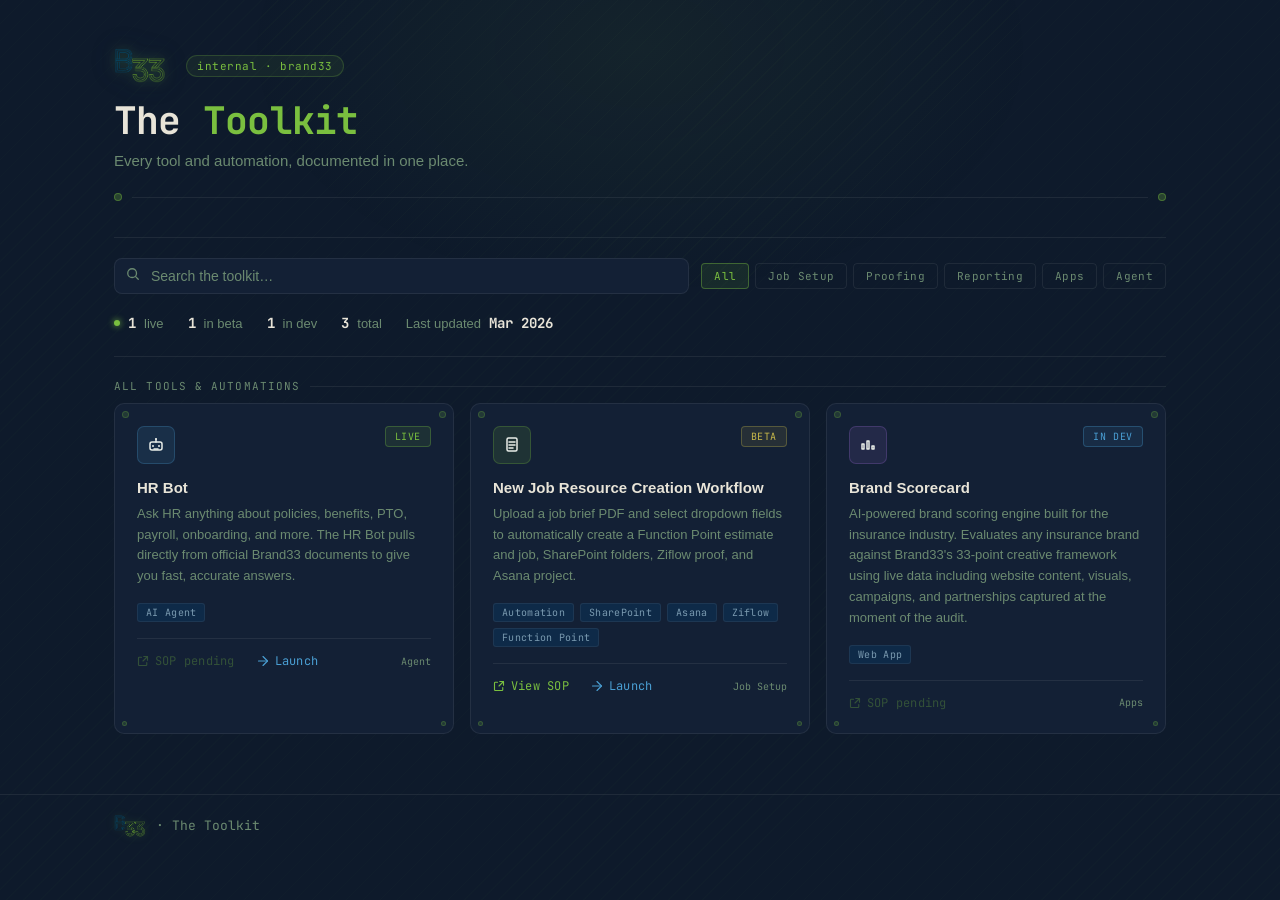
<file: index.html>
<!DOCTYPE html>
<html lang="en">
<head>
<meta charset="UTF-8">
<meta name="viewport" content="width=device-width, initial-scale=1.0">
<title>The Toolkit</title>
<link href="https://fonts.googleapis.com/css2?family=JetBrains+Mono:wght@400;500;700&family=Poppins:wght@300;400;500;600&display=swap" rel="stylesheet">
<style>
  :root {
    --bg:      #0e1a2b;
    --bg2:     #132035;
    --bg3:     #1a2a42;
    --border:  rgba(255,255,255,0.07);
    --border-hover: rgba(255,255,255,0.15);
    --text:    #e8ede8;
    --muted:   #6b8a70;
    --accent:  #7abf3f;
    --cream:   #e8e4d8;
    --mono: "JetBrains Mono", monospace;
    --sans: "DM Sans", sans-serif;
  }

  * { box-sizing: border-box; margin: 0; padding: 0; }

  body {
    background: var(--bg);
    color: var(--text);
    font-family: var(--sans);
    min-height: 100vh;
    overflow-x: hidden;
  }

  /* Diagonal hatching texture — toolbox vibe */
  body::before {
    content: "";
    position: fixed;
    inset: 0;
    background-image: repeating-linear-gradient(
      -45deg,
      rgba(122,191,63,0.018) 0px,
      rgba(122,191,63,0.018) 1px,
      transparent 1px,
      transparent 12px
    );
    pointer-events: none;
    z-index: 0;
  }

  body::after {
    content: "";
    position: fixed;
    top: -200px;
    left: 50%;
    transform: translateX(-50%);
    width: 800px;
    height: 500px;
    background: radial-gradient(ellipse, rgba(122,191,63,0.06) 0%, transparent 70%);
    pointer-events: none;
    z-index: 0;
  }

  .container {
    max-width: 1100px;
    margin: 0 auto;
    padding: 0 24px;
    position: relative;
    z-index: 1;
  }

  /* ── HEADER ── */
  header {
    padding: 48px 0 36px;
    border-bottom: 1px solid var(--border);
  }

  .header-top {
    display: flex;
    align-items: center;
    gap: 20px;
    margin-bottom: 18px;
  }

  .logo-wrap {
    display: flex;
    align-items: center;
    flex-shrink: 0;
  }

  .logo-wrap img {
    width: 52px;
    height: auto;
    display: block;
    filter: drop-shadow(0 0 6px rgba(122,191,63,0.5)) drop-shadow(0 0 12px rgba(13,51,85,0.4));
  }

  .badge-env {
    font-family: var(--mono);
    font-size: 11px;
    color: var(--accent);
    background: rgba(122,191,63,0.08);
    border: 1px solid rgba(122,191,63,0.22);
    padding: 3px 10px;
    border-radius: 20px;
    letter-spacing: 0.05em;
  }

  .title-row {
    display: flex;
    align-items: baseline;
    gap: 14px;
    margin-bottom: 10px;
  }

  h1 {
    font-family: var(--mono);
    font-size: 38px;
    font-weight: 700;
    letter-spacing: -0.02em;
    color: var(--cream);
    line-height: 1;
  }

  h1 span { color: var(--accent); }

  /* Wrench icon inline with title */
  .title-icon {
    font-size: 28px;
    line-height: 1;
    filter: drop-shadow(0 0 4px rgba(122,191,63,0.3));
  }

  .welcome-msg {
    font-size: 15px;
    color: var(--muted);
    line-height: 1.6;
    max-width: 520px;
  }

  /* ── TOOLBOX DIVIDER — decorative bolts ── */
  .bolt-divider {
    display: flex;
    align-items: center;
    gap: 10px;
    padding: 20px 0 0;
  }

  .bolt {
    width: 8px;
    height: 8px;
    border-radius: 50%;
    background: rgba(122,191,63,0.25);
    border: 1px solid rgba(122,191,63,0.4);
    flex-shrink: 0;
  }

  .bolt-line {
    flex: 1;
    height: 1px;
    background: var(--border);
  }

  /* ── CONTROLS ── */
  .controls {
    display: flex;
    align-items: center;
    gap: 12px;
    padding: 20px 0;
    flex-wrap: wrap;
  }

  .search-wrap {
    flex: 1;
    min-width: 200px;
    position: relative;
  }

  .search-icon {
    position: absolute;
    left: 12px;
    top: 50%;
    transform: translateY(-50%);
    color: var(--muted);
    pointer-events: none;
  }

  input[type="text"] {
    width: 100%;
    background: var(--bg2);
    border: 1px solid var(--border);
    border-radius: 8px;
    padding: 9px 12px 9px 36px;
    color: var(--text);
    font-family: var(--sans);
    font-size: 14px;
    outline: none;
    transition: border-color 0.2s;
  }

  input[type="text"]:focus { border-color: rgba(122,191,63,0.45); }
  input[type="text"]::placeholder { color: var(--muted); }

  .filter-pills { display: flex; gap: 6px; flex-wrap: wrap; }

  .pill {
    font-family: var(--mono);
    font-size: 11px;
    padding: 5px 12px;
    border-radius: 4px;
    border: 1px solid var(--border);
    background: transparent;
    color: var(--muted);
    cursor: pointer;
    transition: all 0.15s;
    letter-spacing: 0.03em;
  }

  .pill:hover { border-color: var(--border-hover); color: var(--text); }
  .pill.active { background: rgba(122,191,63,0.1); border-color: rgba(122,191,63,0.4); color: var(--accent); }

  /* ── STATS ── */
  .stats-row {
    display: flex;
    gap: 24px;
    padding-bottom: 24px;
    border-bottom: 1px solid var(--border);
    flex-wrap: wrap;
  }

  .stat { display: flex; align-items: center; gap: 8px; font-size: 13px; color: var(--muted); }
  .stat strong { font-family: var(--mono); color: var(--cream); font-size: 14px; }

  .stat-dot {
    width: 6px; height: 6px; border-radius: 50%;
    background: var(--accent);
    box-shadow: 0 0 6px var(--accent);
    animation: pulse 2s infinite;
  }

  @keyframes pulse { 0%,100%{opacity:1} 50%{opacity:0.35} }

  /* ── SECTION LABEL ── */
  .section-label {
    font-family: var(--mono);
    font-size: 11px;
    color: var(--muted);
    letter-spacing: 0.1em;
    text-transform: uppercase;
    padding: 22px 0 10px;
    display: flex;
    align-items: center;
    gap: 10px;
  }

  
  .section-label::after { content: ""; flex: 1; height: 1px; background: var(--border); }

  /* ── GRID ── */
  .grid {
    display: grid;
    grid-template-columns: repeat(auto-fill, minmax(300px, 1fr));
    gap: 16px;
    padding: 0 0 60px;
  }

  /* ── CARD ── */
  .card {
    background: var(--bg2);
    border: 1px solid var(--border);
    border-radius: 10px;
    padding: 22px;
    cursor: pointer;
    transition: border-color 0.2s, transform 0.15s, background 0.2s;
    position: relative;
    overflow: hidden;
  }

  /* Corner bolt decorations */
  .card::before {
    content: "";
    position: absolute;
    top: 7px; left: 7px;
    width: 5px; height: 5px;
    border-radius: 50%;
    background: rgba(122,191,63,0.15);
    border: 1px solid rgba(122,191,63,0.25);
    transition: background 0.2s;
  }

  .card::after {
    content: "";
    position: absolute;
    top: 7px; right: 7px;
    width: 5px; height: 5px;
    border-radius: 50%;
    background: rgba(122,191,63,0.15);
    border: 1px solid rgba(122,191,63,0.25);
    transition: background 0.2s;
  }

  .card:hover {
    border-color: rgba(122,191,63,0.25);
    background: var(--bg3);
    transform: translateY(-2px);
  }

  .card:hover::before,
  .card:hover::after {
    background: rgba(122,191,63,0.35);
  }

  /* Bottom bolts */
  .card .bolt-br, .card .bolt-bl {
    position: absolute;
    bottom: 7px;
    width: 5px; height: 5px;
    border-radius: 50%;
    background: rgba(122,191,63,0.15);
    border: 1px solid rgba(122,191,63,0.25);
    transition: background 0.2s;
  }
  .card .bolt-br { right: 7px; }
  .card .bolt-bl { left: 7px; }
  .card:hover .bolt-br,
  .card:hover .bolt-bl { background: rgba(122,191,63,0.35); }

  /* Left accent per category */
  .card-accent {
    position: absolute;
    left: 0; top: 18%; bottom: 18%;
    width: 2px;
    border-radius: 0 2px 2px 0;
    opacity: 0;
    transition: opacity 0.2s;
  }

  .card.cat-job-setup .card-accent  { background: var(--accent); }
  .card.cat-proofing .card-accent   { background: #4a9fd4; }
  .card.cat-reporting .card-accent  { background: #d4824a; }
  .card.cat-agent .card-accent      { background: #c8b84a; }
  .card.cat-apps .card-accent       { background: #9a6ad4; }
  .card:hover .card-accent { opacity: 1; }

  .card-header { display: flex; align-items: flex-start; justify-content: space-between; margin-bottom: 14px; }

  .card-icon {
    width: 38px; height: 38px; border-radius: 7px;
    display: flex; align-items: center; justify-content: center;
    font-size: 17px; flex-shrink: 0;
  }

  .icon-green  { background: rgba(122,191,63,0.12); border: 1px solid rgba(122,191,63,0.25); }
  .icon-blue   { background: rgba(74,159,212,0.12); border: 1px solid rgba(74,159,212,0.25); }
  .icon-orange { background: rgba(212,130,74,0.12); border: 1px solid rgba(212,130,74,0.25); }
  .icon-gold   { background: rgba(200,184,74,0.12); border: 1px solid rgba(200,184,74,0.25); }
  .icon-purple { background: rgba(154,106,212,0.12); border: 1px solid rgba(154,106,212,0.25); }

  .status-badge {
    font-family: var(--mono); font-size: 10px;
    letter-spacing: 0.06em; padding: 3px 9px;
    border-radius: 4px; text-transform: uppercase; flex-shrink: 0;
  }

  .status-live   { background: rgba(122,191,63,0.1); color: var(--accent); border: 1px solid rgba(122,191,63,0.3); }
  .status-beta   { background: rgba(200,184,74,0.1); color: #c8b84a; border: 1px solid rgba(200,184,74,0.3); }
  .status-coming { background: rgba(107,112,128,0.1); color: var(--muted); border: 1px solid var(--border); }
  .status-indev  { background: rgba(74,159,212,0.1); color: #4a9fd4; border: 1px solid rgba(74,159,212,0.3); }

  .card-title { font-size: 15px; font-weight: 600; color: var(--cream); margin-bottom: 6px; line-height: 1.3; }
  .card-desc { font-size: 13px; color: var(--muted); line-height: 1.6; margin-bottom: 16px; }

  .card-tags { display: flex; gap: 6px; flex-wrap: wrap; margin-bottom: 16px; }

  .tag {
    font-family: var(--mono); font-size: 10px;
    padding: 2px 8px; border-radius: 3px;
    background: rgba(13,51,85,0.6);
    border: 1px solid rgba(255,255,255,0.06);
    color: #7a9ab0; letter-spacing: 0.03em;
  }

  .card-footer {
    display: flex; align-items: center; justify-content: space-between;
    padding-top: 14px; border-top: 1px solid var(--border);
  }

  .doc-link {
    display: flex; align-items: center; gap: 6px;
    font-size: 12px; color: var(--accent); text-decoration: none;
    font-family: var(--mono); letter-spacing: 0.02em; transition: opacity 0.15s;
  }

  .doc-link:hover { opacity: 0.7; }
  .card-meta { font-family: var(--mono); font-size: 10px; color: var(--muted); }

  /* ── EMPTY ── */
  .empty { grid-column: 1/-1; text-align: center; padding: 60px 20px; color: var(--muted); font-size: 14px; }
  .empty span { display: block; font-size: 28px; margin-bottom: 10px; }

  /* ── FOOTER ── */
  footer {
    border-top: 1px solid var(--border);
    padding: 20px 0;
    position: relative; z-index: 1;
  }

  .footer-inner { display: flex; align-items: center; justify-content: space-between; }
  .footer-brand { font-family: var(--mono); font-size: 13px; font-weight: 700; color: var(--cream); }
  .footer-brand span { color: var(--accent); }
  .footer-note { font-family: var(--mono); font-size: 11px; color: var(--muted); }

  @media (max-width: 600px) {
    h1 { font-size: 28px; }
    .grid { grid-template-columns: 1fr; }
    .footer-inner { flex-direction: column; gap: 8px; text-align: center; }
  }
</style>
</head>
<body>
<div class="container">

  <header>
    <div class="header-top">
      <div class="logo-wrap">
        <img src="[data-uri]" alt="B33">
      </div>
      <span class="badge-env">internal · brand33</span>
    </div>
    <div class="title-row">
      <h1>The <span>Toolkit</span></h1>
      
    </div>
    <p class="welcome-msg">Every tool and automation, documented in one place.</p>
    <div class="bolt-divider">
      <div class="bolt"></div>
      <div class="bolt-line"></div>
      <div class="bolt"></div>
    </div>
  </header>

  <div class="controls">
    <div class="search-wrap">
      <span class="search-icon">
        <svg width="14" height="14" viewBox="0 0 16 16" fill="none">
          <circle cx="7" cy="7" r="5" stroke="currentColor" stroke-width="1.5"/>
          <path d="M11 11l3 3" stroke="currentColor" stroke-width="1.5" stroke-linecap="round"/>
        </svg>
      </span>
      <input type="text" id="searchInput" placeholder="Search the toolkit…" oninput="filterCards()">
    </div>
    <div class="filter-pills">
      <button class="pill active" onclick="setFilter('all', this)">All</button>
      <button class="pill" onclick="setFilter('job-setup', this)">Job Setup</button>
      <button class="pill" onclick="setFilter('proofing', this)">Proofing</button>
      <button class="pill" onclick="setFilter('reporting', this)">Reporting</button>
      <button class="pill" onclick="setFilter('apps', this)">Apps</button>
      <button class="pill" onclick="setFilter('agent', this)">Agent</button>
    </div>
  </div>

  <div class="stats-row">
    <div class="stat"><span class="stat-dot"></span><strong id="liveCount">1</strong> live</div>
    <div class="stat"><strong id="betaCount">0</strong> in beta</div>
    <div class="stat"><strong id="indevCount">0</strong> in dev</div>
    <div class="stat"><strong id="totalCount">1</strong> total</div>
    <div class="stat">Last updated <strong>Mar 2026</strong></div>
  </div>

  <div class="section-label" id="sectionLabel">All tools &amp; automations</div>

  <div class="grid" id="cardGrid"></div>
</div>

<!-- SOP Modal -->
<div id="sopModal" style="display:none;position:fixed;inset:0;z-index:1000;background:rgba(8,14,24,0.85);backdrop-filter:blur(4px);" onclick="closeSOP(event)">
  <div style="position:absolute;top:50%;left:50%;transform:translate(-50%,-50%);width:90%;max-width:900px;background:#132035;border:1px solid rgba(122,191,63,0.2);border-radius:12px;overflow:hidden;box-shadow:0 24px 60px rgba(0,0,0,0.5);">
    <div style="display:flex;align-items:center;justify-content:space-between;padding:16px 20px;border-bottom:1px solid rgba(255,255,255,0.07);">
      <span id="sopModalTitle" style="font-family:'Poppins',sans-serif;font-size:14px;font-weight:600;color:#e8e4d8;"></span>
      <button onclick="closeSOP()" style="background:none;border:none;color:#6b8a70;cursor:pointer;font-size:20px;line-height:1;padding:0 4px;">&times;</button>
    </div>
    <div style="padding:0;">
      <iframe id="sopFrame" src="" width="100%" height="800" allow="fullscreen" style="border:0;display:block;min-height:640px;"></iframe>
    </div>
  </div>
</div>


<footer>
  <div class="container">
    <div class="footer-inner">
      <div class="footer-brand"><img src="[data-uri]" alt="B33" style="height:22px;width:auto;display:inline-block;vertical-align:middle;filter:drop-shadow(0 0 4px rgba(122,191,63,0.4));margin-right:10px;"><span style="color:var(--muted);font-weight:400;">· The Toolkit</span></div>
      
    </div>
  </div>
</footer>

<script>
  // ============================================================
  // THE TOOLKIT — TOOL DIRECTORY
  // To add a new tool, copy one of the objects below and update
  // the fields. That is all you need to do!
  //
  // FIELDS:
  //   title      — name of the tool or automation
  //   desc       — short description of what it does
  //   category   — "job-setup" | "proofing" | "reporting" | "apps" | "comms"
  //   status     — "live" | "beta" | "coming"
  //   sopUrl     — paste your Scribe link here (or leave "" if not ready)
  //   tags       — array of platform names e.g. ["n8n", "Asana"]
  //   icon       — "doc" | "gear" | "bolt" | "chart" | "bell" | "link"
  //   iconColor  — "green" | "blue" | "orange" | "gold" | "purple"
  // ============================================================
  const TOOLS = [
    {
      title:     "New Job Resource Creation Workflow",
      desc:      "Upload a job brief PDF and select dropdown fields to automatically create a Function Point estimate and job, SharePoint folders, Ziflow proof, and Asana project.",
      category:  "job-setup",
      status:    "beta",
      sopUrl:    "https://scribehow.com/page-embed/New_Job_Resource_Creation_Workflow__ccn_DR5oRvy5ynn7u_gwuA",
      launchUrl: "https://cd333.app.n8n.cloud/form/26f02a42-0b9b-437d-ba94-906bbc5adedc",
      tags:      ["Automation", "SharePoint", "Asana", "Ziflow", "Function Point"],
      icon:      "doc",
      iconColor: "green"
    },
    // ADD NEW TOOLS BELOW THIS LINE ─────────────────────────────

    {
      title:     "HR Bot",
      desc:      "Ask HR anything about policies, benefits, PTO, payroll, onboarding, and more. The HR Bot pulls directly from official Brand33 documents to give you fast, accurate answers.",
      category:  "agent",
      status:    "live",
      sopUrl:    "",
      launchUrl: "https://teams.microsoft.com/l/chat/19:d0aacc4e-193f-4968-90f3-7f5063291b6b_0f49fb86-706a-46f9-90ae-ad2b9e4818c9@unq.gbl.spaces/conversations?context=%7B%22contextType%22%3A%22chat%22%7D",
      tags:      ["AI Agent"],
      icon:      "bot",
      iconColor: "blue"
    },
    {
      title:     "Brand Scorecard",
      desc:      "AI-powered brand scoring engine built for the insurance industry. Evaluates any insurance brand against Brand33's 33-point creative framework using live data including website content, visuals, campaigns, and partnerships captured at the moment of the audit.",
      category:  "apps",
      status:    "indev",
      sopUrl:    "",
      tags:      ["Web App"],
      icon:      "chart",
      iconColor: "purple"
    },

    // END OF TOOLS LIST ─────────────────────────────────────────
  ];

  // ============================================================
  // ICONS — you can add new icon keys here if needed
  // ============================================================
  const ICONS = {
    doc:   '<svg width="16" height="16" viewBox="0 0 16 16" fill="none"><rect x="3" y="1" width="10" height="13" rx="1.5" stroke="currentColor" stroke-width="1.5"/><path d="M5 5h6M5 8h6M5 11h4" stroke="currentColor" stroke-width="1.5" stroke-linecap="round"/></svg>',
    gear:  '<svg width="16" height="16" viewBox="0 0 16 16" fill="none"><circle cx="8" cy="8" r="2.5" stroke="currentColor" stroke-width="1.5"/><path d="M8 1v2M8 13v2M1 8h2M13 8h2M3.05 3.05l1.42 1.42M11.53 11.53l1.42 1.42M3.05 12.95l1.42-1.42M11.53 4.47l1.42-1.42" stroke="currentColor" stroke-width="1.5" stroke-linecap="round"/></svg>',
    bolt:  '<svg width="16" height="16" viewBox="0 0 16 16" fill="none"><path d="M9 1L3 9h5l-1 6 6-8H8l1-6z" stroke="currentColor" stroke-width="1.5" stroke-linejoin="round"/></svg>',
    chart: '<svg width="16" height="16" viewBox="0 0 16 16" fill="none"><path d="M2 12h2V7H2v5zM7 12h2V4H7v8zM12 12h2V9h-2v3z" stroke="currentColor" stroke-width="1.5" stroke-linejoin="round"/></svg>',
    bell:  '<svg width="16" height="16" viewBox="0 0 16 16" fill="none"><path d="M8 1a5 5 0 00-5 5v3l-1.5 2h13L13 9V6a5 5 0 00-5-5z" stroke="currentColor" stroke-width="1.5" stroke-linejoin="round"/><path d="M6.5 13a1.5 1.5 0 003 0" stroke="currentColor" stroke-width="1.5"/></svg>',
    link:  '<svg width="16" height="16" viewBox="0 0 16 16" fill="none"><path d="M6 10l4-4M9 3h4v4" stroke="currentColor" stroke-width="1.5" stroke-linecap="round" stroke-linejoin="round"/><path d="M7 4H4a1 1 0 00-1 1v7a1 1 0 001 1h7a1 1 0 001-1v-3" stroke="currentColor" stroke-width="1.5" stroke-linecap="round"/></svg>',
    bot:   '<svg width="16" height="16" viewBox="0 0 16 16" fill="none"><rect x="2" y="5" width="12" height="8" rx="2" stroke="currentColor" stroke-width="1.5"/><path d="M5 9h.01M11 9h.01" stroke="currentColor" stroke-width="2" stroke-linecap="round"/><path d="M6 12h4" stroke="currentColor" stroke-width="1.5" stroke-linecap="round"/><path d="M8 5V2" stroke="currentColor" stroke-width="1.5" stroke-linecap="round"/><circle cx="8" cy="2" r="1" fill="currentColor"/></svg>'
  };

  const CAT_LABELS = {
    all: "All tools & automations",
    "job-setup": "Job Setup",
    proofing: "Proofing",
    reporting: "Reporting",
    apps: "Apps",
    agent: "Agent"
  };

  let activeFilter = "all";

  const SOP_ICON = '<svg width="12" height="12" viewBox="0 0 16 16" fill="none"><path d="M6 3H3a1 1 0 00-1 1v9a1 1 0 001 1h9a1 1 0 001-1v-3" stroke="currentColor" stroke-width="1.5" stroke-linecap="round"/><path d="M9 2h5m0 0v5m0-5L8 8" stroke="currentColor" stroke-width="1.5" stroke-linecap="round" stroke-linejoin="round"/></svg>';

  const STATUS_ORDER = { live: 0, beta: 1, indev: 2, coming: 3 };

  function renderCards(tools) {
    const grid = document.getElementById("cardGrid");
    grid.innerHTML = "";
    tools = [...tools].sort((a, b) => (STATUS_ORDER[a.status] ?? 9) - (STATUS_ORDER[b.status] ?? 9));
    tools.forEach(tool => {
      const statusClass = { live: "status-live", beta: "status-beta", coming: "status-coming", indev: "status-indev" }[tool.status] || "status-coming";
      const statusLabel = { live: "Live", beta: "Beta", coming: "Coming Soon", indev: "In Dev" }[tool.status] || "Coming Soon";
      const LAUNCH_ICON = '<svg width="12" height="12" viewBox="0 0 16 16" fill="none"><path d="M8 2l6 6-6 6" stroke="currentColor" stroke-width="1.5" stroke-linecap="round" stroke-linejoin="round"/><path d="M2 8h12" stroke="currentColor" stroke-width="1.5" stroke-linecap="round"/></svg>';
      const launchHtml = tool.launchUrl
        ? '<a class="doc-link" href="' + tool.launchUrl + '" target="_blank" style="margin-left:10px;color:#4a9fd4;">' + LAUNCH_ICON + 'Launch</a>'
        : '';
      const sopHtml = tool.sopUrl
        ? '<a class="doc-link" href="#" onclick="openSOP(\'' + tool.sopUrl + '\', \'' + tool.title + '\'); return false;">' + SOP_ICON + 'View SOP</a>'
        : '<span class="doc-link" style="opacity:0.3;cursor:default;">' + SOP_ICON + 'SOP pending</span>';
      const tagsHtml = tool.tags.map(t => '<span class="tag">' + t + '</span>').join("");
      const card = document.createElement("div");
      card.className = "card cat-" + tool.category;
      card.dataset.category = tool.category;
      card.dataset.title = tool.title;
      card.dataset.status = tool.status;
      card.innerHTML =
        '<div class="card-accent"></div>' +
        '<div class="bolt-bl"></div>' +
        '<div class="bolt-br"></div>' +
        '<div class="card-header">' +
          '<div class="card-icon icon-' + tool.iconColor + '">' + (ICONS[tool.icon] || ICONS.doc) + '</div>' +
          '<span class="status-badge ' + statusClass + '">' + statusLabel + '</span>' +
        '</div>' +
        '<div class="card-title">' + tool.title + '</div>' +
        '<div class="card-desc">' + tool.desc + '</div>' +
        '<div class="card-tags">' + tagsHtml + '</div>' +
        '<div class="card-footer"><div style="display:flex;align-items:center;gap:12px;">' + sopHtml + launchHtml + '</div><span class="card-meta">' + (CAT_LABELS[tool.category] || tool.category) + '</span></div>';
      grid.appendChild(card);
    });
  }

  function filterCards() {
    const q = document.getElementById("searchInput").value.toLowerCase();
    const filtered = TOOLS.filter(tool => {
      const catMatch = activeFilter === "all" || tool.category === activeFilter;
      const textMatch = q === "" || tool.title.toLowerCase().includes(q) || tool.desc.toLowerCase().includes(q) || tool.tags.some(t => t.toLowerCase().includes(q));
      return catMatch && textMatch;
    });
    renderCards(filtered);
    if (filtered.length === 0) {
      const empty = document.createElement("div");
      empty.className = "empty";
      empty.textContent = "Nothing found in the toolkit.";
      document.getElementById("cardGrid").appendChild(empty);
    }
    updateStats(filtered);
  }

  function setFilter(cat, el) {
    activeFilter = cat;
    document.querySelectorAll(".pill").forEach(p => p.classList.remove("active"));
    el.classList.add("active");
    document.getElementById("sectionLabel").textContent = CAT_LABELS[cat] || cat;
    filterCards();
  }

  function updateStats(tools) {
    const list = tools !== undefined ? tools : TOOLS;
    document.getElementById("liveCount").textContent  = list.filter(t => t.status === "live").length;
    document.getElementById("betaCount").textContent  = list.filter(t => t.status === "beta").length;
    document.getElementById("indevCount").textContent = list.filter(t => t.status === "indev").length;
    document.getElementById("totalCount").textContent = list.length;
  }


  function openSOP(url, title) {
    document.getElementById('sopFrame').src = url;
    document.getElementById('sopModalTitle').textContent = title;
    document.getElementById('sopModal').style.display = 'block';
    document.body.style.overflow = 'hidden';
  }

  function closeSOP(e) {
    if (e && e.target !== document.getElementById('sopModal')) return;
    document.getElementById('sopModal').style.display = 'none';
    document.getElementById('sopFrame').src = '';
    document.body.style.overflow = '';
  }

  renderCards(TOOLS);
  updateStats();
</script>
</body>
</html>
</file>
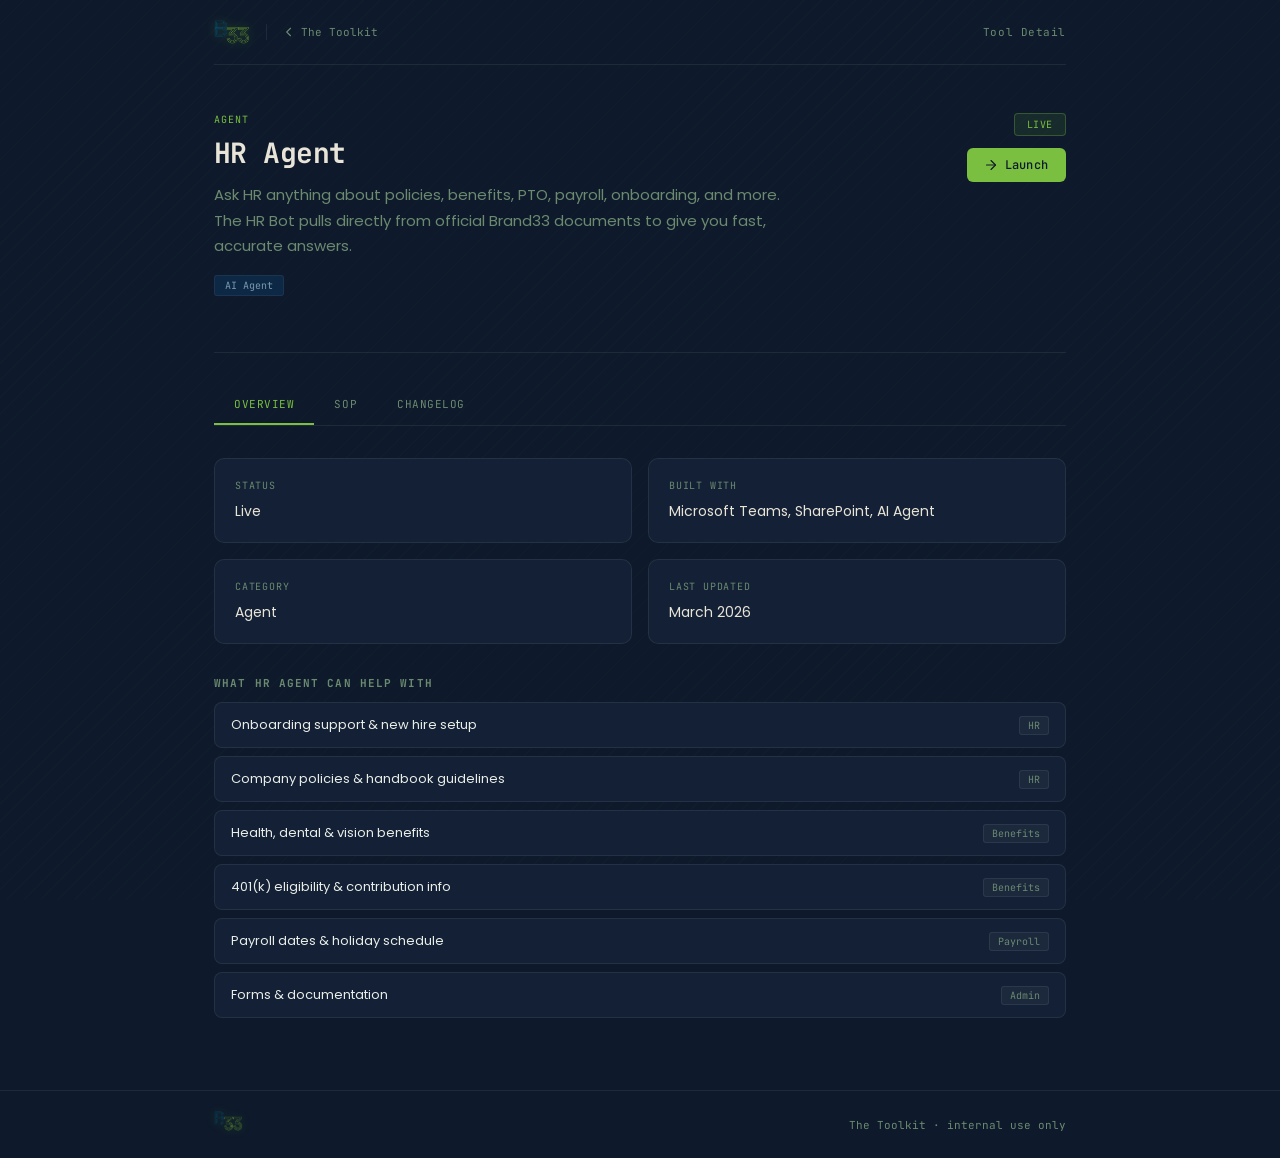
<file: hr-agent.html>
<!DOCTYPE html>
<html lang="en">
<head>
<meta charset="UTF-8">
<meta name="viewport" content="width=device-width, initial-scale=1.0">
<title>HR Agent — The Toolkit</title>
<link href="https://fonts.googleapis.com/css2?family=JetBrains+Mono:wght@400;500;700&family=Poppins:wght@300;400;500;600&display=swap" rel="stylesheet">
<style>
  :root {
    --bg:#0e1a2b;--bg2:#132035;--bg3:#1a2a42;
    --border:rgba(255,255,255,0.07);--border-hover:rgba(255,255,255,0.15);
    --text:#e8ede8;--muted:#6b8a70;--accent:#7abf3f;--cream:#e8e4d8;
    --mono:"JetBrains Mono",monospace;--sans:"Poppins",sans-serif;
  }
  *{box-sizing:border-box;margin:0;padding:0;}
  body{background:var(--bg);color:var(--text);font-family:var(--sans);min-height:100vh;overflow-x:hidden;}
  body::before{content:"";position:fixed;inset:0;background-image:repeating-linear-gradient(-45deg,rgba(122,191,63,0.018) 0px,rgba(122,191,63,0.018) 1px,transparent 1px,transparent 12px);pointer-events:none;z-index:0;}
  .container{max-width:900px;margin:0 auto;padding:0 24px;position:relative;z-index:1;}
  nav{padding:20px 0;border-bottom:1px solid var(--border);display:flex;align-items:center;justify-content:space-between;}
  .nav-left{display:flex;align-items:center;gap:16px;}
  .nav-logo img{width:36px;height:auto;display:block;filter:drop-shadow(0 0 5px rgba(122,191,63,0.4));}
  .nav-back{font-family:var(--mono);font-size:11px;color:var(--muted);text-decoration:none;display:flex;align-items:center;gap:6px;transition:color 0.15s;}
  .nav-back:hover{color:var(--accent);}
  .nav-divider{width:1px;height:16px;background:var(--border);}
  .nav-title{font-family:var(--mono);font-size:11px;color:var(--muted);letter-spacing:0.05em;}
  .hero{padding:48px 0 36px;border-bottom:1px solid var(--border);}
  .hero-top{display:flex;align-items:flex-start;justify-content:space-between;gap:20px;margin-bottom:20px;flex-wrap:wrap;}
  .hero-left{flex:1;}
  .tool-category{font-family:var(--mono);font-size:10px;color:var(--accent);letter-spacing:0.1em;text-transform:uppercase;margin-bottom:10px;}
  h1{font-family:var(--mono);font-size:28px;font-weight:700;color:var(--cream);letter-spacing:-0.02em;line-height:1.2;margin-bottom:12px;}
  .tool-desc{font-size:15px;color:var(--muted);line-height:1.7;max-width:580px;}
  .hero-right{display:flex;flex-direction:column;align-items:flex-end;gap:12px;flex-shrink:0;}
  .status-badge{font-family:var(--mono);font-size:10px;letter-spacing:0.06em;padding:4px 12px;border-radius:4px;text-transform:uppercase;}
  .status-live{background:rgba(122,191,63,0.1);color:#7abf3f;border:1px solid rgba(122,191,63,0.3);}
  .status-beta{background:rgba(200,184,74,0.1);color:#c8b84a;border:1px solid rgba(200,184,74,0.3);}
  .status-indev{background:rgba(74,159,212,0.1);color:#4a9fd4;border:1px solid rgba(74,159,212,0.3);}
  .btn-launch{display:inline-flex;align-items:center;gap:8px;font-family:var(--mono);font-size:12px;color:var(--bg);background:var(--accent);padding:9px 18px;border-radius:6px;text-decoration:none;font-weight:500;transition:opacity 0.15s;letter-spacing:0.02em;}
  .btn-launch:hover{opacity:0.85;}
  .hero-tags{display:flex;gap:6px;flex-wrap:wrap;margin-top:16px;}
  .tag{font-family:var(--mono);font-size:10px;padding:3px 10px;border-radius:3px;background:rgba(13,51,85,0.6);border:1px solid rgba(255,255,255,0.06);color:#7a9ab0;}
  .tabs{display:flex;gap:0;border-bottom:1px solid var(--border);margin-top:32px;}
  .tab{font-family:var(--mono);font-size:11px;letter-spacing:0.05em;color:var(--muted);padding:12px 20px;cursor:pointer;border-bottom:2px solid transparent;transition:all 0.15s;background:none;border-top:none;border-left:none;border-right:none;text-transform:uppercase;}
  .tab:hover{color:var(--text);}
  .tab.active{color:var(--accent);border-bottom-color:var(--accent);}
  .panel{display:none;padding:32px 0;}
  .panel.active{display:block;}
  .sop-frame{width:100%;height:800px;border:1px solid var(--border);border-radius:10px;overflow:hidden;}
  .sop-frame iframe{width:100%;height:100%;border:none;display:block;}
  .overview-grid{display:grid;grid-template-columns:1fr 1fr;gap:16px;margin-bottom:32px;}
  .info-card{background:var(--bg2);border:1px solid var(--border);border-radius:10px;padding:20px;}
  .info-card-label{font-family:var(--mono);font-size:10px;color:var(--muted);letter-spacing:0.08em;text-transform:uppercase;margin-bottom:8px;}
  .info-card-value{font-size:14px;color:var(--cream);line-height:1.6;}
  .resources-section h3{font-family:var(--mono);font-size:11px;color:var(--muted);letter-spacing:0.1em;text-transform:uppercase;margin-bottom:12px;}
  .resource-list{display:flex;flex-direction:column;gap:8px;}
  .resource-item{display:flex;align-items:center;justify-content:space-between;background:var(--bg2);border:1px solid var(--border);border-radius:8px;padding:12px 16px;}
  .resource-name{font-size:13px;color:var(--text);}
  .resource-tag{font-family:var(--mono);font-size:10px;color:var(--muted);background:rgba(255,255,255,0.04);border:1px solid var(--border);padding:2px 8px;border-radius:3px;}
  .changelog{display:flex;flex-direction:column;gap:0;}
  .changelog-entry{display:flex;gap:24px;padding:24px 0;border-bottom:1px solid var(--border);}
  .changelog-entry:last-child{border-bottom:none;}
  .changelog-date{font-family:var(--mono);font-size:11px;color:var(--muted);min-width:90px;padding-top:3px;flex-shrink:0;}
  .changelog-body{flex:1;}
  .changelog-version{display:inline-flex;align-items:center;gap:8px;margin-bottom:8px;}
  .version-tag{font-family:var(--mono);font-size:11px;background:rgba(122,191,63,0.1);color:var(--accent);border:1px solid rgba(122,191,63,0.25);padding:2px 8px;border-radius:4px;}
  .version-type{font-family:var(--mono);font-size:10px;color:var(--muted);text-transform:uppercase;letter-spacing:0.05em;}
  .changelog-title{font-size:14px;font-weight:600;color:var(--cream);margin-bottom:6px;}
  .changelog-notes{font-size:13px;color:var(--muted);line-height:1.7;}
  .changelog-notes li{margin-left:16px;margin-bottom:4px;}
  footer{border-top:1px solid var(--border);padding:20px 0;position:relative;z-index:1;margin-top:40px;}
  .footer-inner{display:flex;align-items:center;justify-content:space-between;}
  .footer-brand img{height:20px;width:auto;filter:drop-shadow(0 0 4px rgba(122,191,63,0.3));}
  .footer-note{font-family:var(--mono);font-size:11px;color:var(--muted);}
  @media(max-width:600px){h1{font-size:22px;}.overview-grid{grid-template-columns:1fr;}.hero-top{flex-direction:column;}.hero-right{align-items:flex-start;}}
</style>
</head>
<body>
<div class="container">
  <nav>
    <div class="nav-left">
      <a class="nav-logo" href="index.html"><img src="[data-uri]" alt="B33"></a>
      <div class="nav-divider"></div>
      <a class="nav-back" href="index.html">
        <svg width="12" height="12" viewBox="0 0 16 16" fill="none"><path d="M10 3L5 8l5 5" stroke="currentColor" stroke-width="1.5" stroke-linecap="round" stroke-linejoin="round"/></svg>
        The Toolkit
      </a>
    </div>
    <span class="nav-title">Tool Detail</span>
  </nav>

  <div class="hero">
    <div class="hero-top">
      <div class="hero-left">
        <div class="tool-category">Agent</div>
        <h1>HR Agent</h1>
        <p class="tool-desc">Ask HR anything about policies, benefits, PTO, payroll, onboarding, and more. The HR Bot pulls directly from official Brand33 documents to give you fast, accurate answers.</p>
        <div class="hero-tags"><span class="tag">AI Agent</span></div>
      </div>
      <div class="hero-right">
        <span class="status-badge status-live">Live</span>
        <a class="btn-launch" href="https://teams.microsoft.com/l/chat/19:d0aacc4e-193f-4968-90f3-7f5063291b6b_0f49fb86-706a-46f9-90ae-ad2b9e4818c9@unq.gbl.spaces/conversations?context=%7B%22contextType%22%3A%22chat%22%7D" target="_blank"><svg width="12" height="12" viewBox="0 0 16 16" fill="none"><path d="M8 2l6 6-6 6" stroke="currentColor" stroke-width="1.5" stroke-linecap="round" stroke-linejoin="round"/><path d="M2 8h12" stroke="currentColor" stroke-width="1.5" stroke-linecap="round"/></svg>Launch</a>
      </div>
    </div>
  </div>

  <div class="tabs">
    <button class="tab active" onclick="switchTab('overview', this)">Overview</button>
    <button class="tab" onclick="switchTab('sop', this)">SOP</button>
    <button class="tab" onclick="switchTab('changelog', this)">Changelog</button>
  </div>

  <div class="panel active" id="panel-overview">
    <div class="overview-grid">
      <div class="info-card">
        <div class="info-card-label">Status</div>
        <div class="info-card-value">Live</div>
      </div>
      <div class="info-card">
        <div class="info-card-label">Built With</div>
        <div class="info-card-value">Microsoft Teams, SharePoint, AI Agent</div>
      </div>
      <div class="info-card">
        <div class="info-card-label">Category</div>
        <div class="info-card-value">Agent</div>
      </div>
      <div class="info-card">
        <div class="info-card-label">Last Updated</div>
        <div class="info-card-value">March 2026</div>
      </div>
    </div>
    <div class="resources-section">
      <h3>What HR Agent can help with</h3>
      <div class="resource-list"><div class="resource-item"><span class="resource-name">Onboarding support & new hire setup</span><span class="resource-tag">HR</span></div><div class="resource-item"><span class="resource-name">Company policies & handbook guidelines</span><span class="resource-tag">HR</span></div><div class="resource-item"><span class="resource-name">Health, dental & vision benefits</span><span class="resource-tag">Benefits</span></div><div class="resource-item"><span class="resource-name">401(k) eligibility & contribution info</span><span class="resource-tag">Benefits</span></div><div class="resource-item"><span class="resource-name">Payroll dates & holiday schedule</span><span class="resource-tag">Payroll</span></div><div class="resource-item"><span class="resource-name">Forms & documentation</span><span class="resource-tag">Admin</span></div></div>
    </div>
  </div>

  <div class="panel" id="panel-sop">
    <div style="padding:40px;text-align:center;color:#6b8a70;font-family:monospace;font-size:13px;border:1px solid rgba(255,255,255,0.07);border-radius:10px;">SOP coming soon</div>
  </div>

  <div class="panel" id="panel-changelog">
    <div class="changelog">
      <div class="changelog-entry">
        <div class="changelog-date">Mar 2026</div>
        <div class="changelog-body">
          <div class="changelog-version">
            <span class="version-tag">v1.0</span>
            <span class="version-type">Initial Release</span>
          </div>
          <div class="changelog-title">Added to The Toolkit</div>
          <ul class="changelog-notes">
            <li>Tool added to The Toolkit directory</li>
            <li>Detail page created with Overview, SOP, and Changelog tabs</li>
          </ul>
        </div>
      </div>
    </div>
  </div>
</div>

<footer>
  <div class="container">
    <div class="footer-inner">
      <div class="footer-brand"><img src="[data-uri]" alt="B33"></div>
      <div class="footer-note">The Toolkit · internal use only</div>
    </div>
  </div>
</footer>

<script>
  function switchTab(name, el) {
    document.querySelectorAll(".tab").forEach(t => t.classList.remove("active"));
    document.querySelectorAll(".panel").forEach(p => p.classList.remove("active"));
    el.classList.add("active");
    document.getElementById("panel-" + name).classList.add("active");
  }
</script>
</body>
</html>
</file>
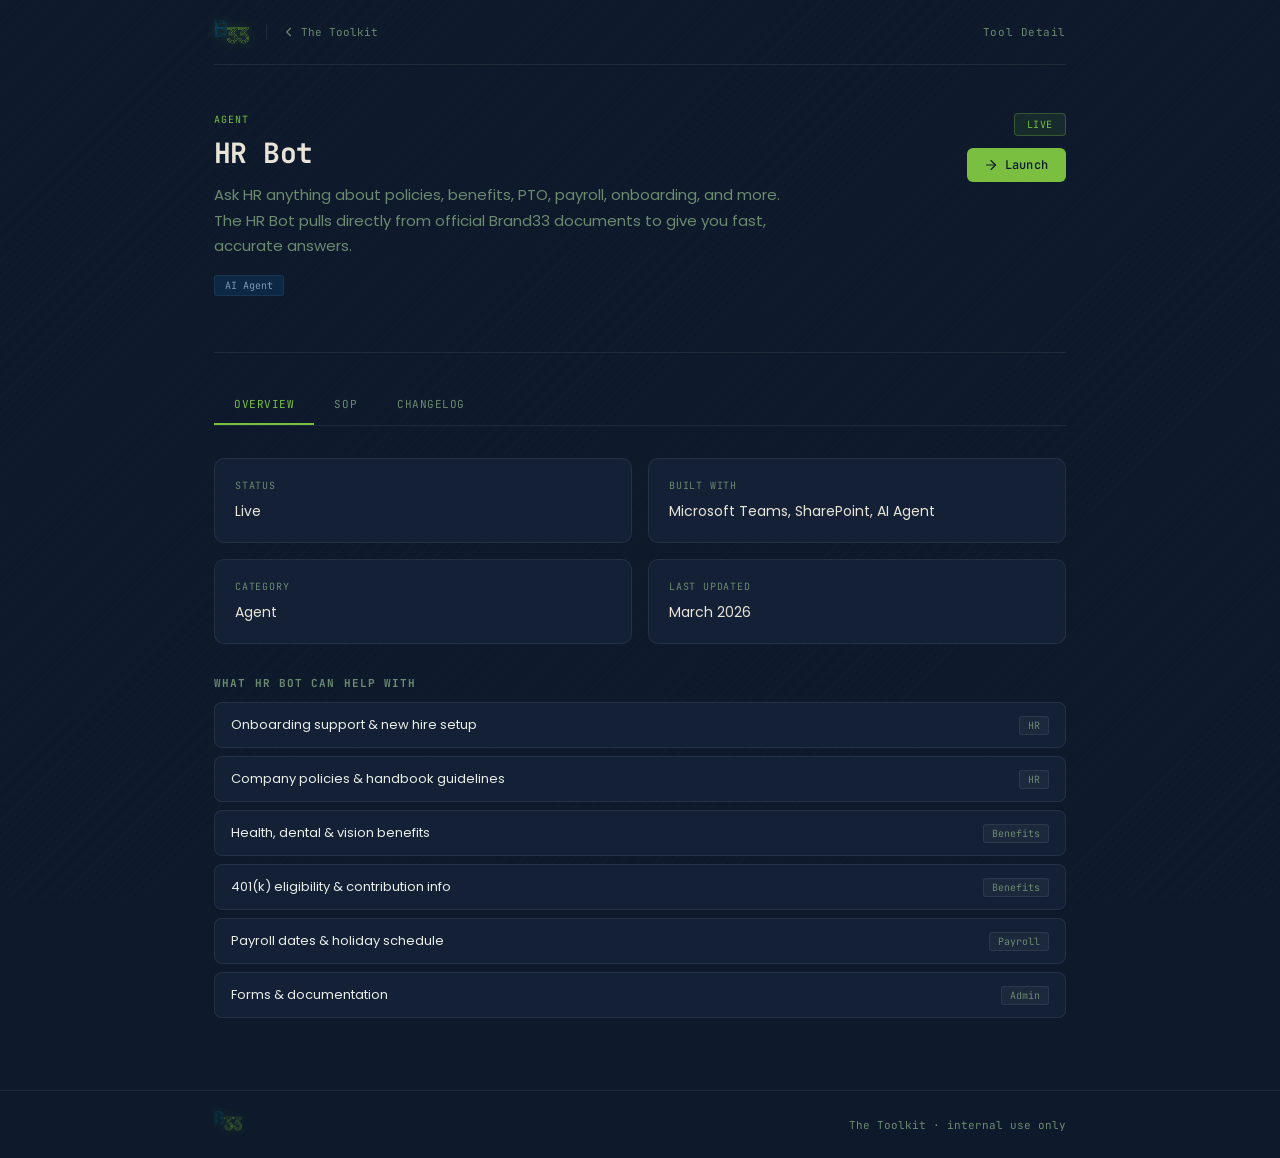
<file: hr-bot.html>
<!DOCTYPE html>
<html lang="en">
<head>
<meta charset="UTF-8">
<meta name="viewport" content="width=device-width, initial-scale=1.0">
<title>HR Bot — The Toolkit</title>
<link href="https://fonts.googleapis.com/css2?family=JetBrains+Mono:wght@400;500;700&family=Poppins:wght@300;400;500;600&display=swap" rel="stylesheet">
<style>
  :root {
    --bg:#0e1a2b;--bg2:#132035;--bg3:#1a2a42;
    --border:rgba(255,255,255,0.07);--border-hover:rgba(255,255,255,0.15);
    --text:#e8ede8;--muted:#6b8a70;--accent:#7abf3f;--cream:#e8e4d8;
    --mono:"JetBrains Mono",monospace;--sans:"Poppins",sans-serif;
  }
  *{box-sizing:border-box;margin:0;padding:0;}
  body{background:var(--bg);color:var(--text);font-family:var(--sans);min-height:100vh;overflow-x:hidden;}
  body::before{content:"";position:fixed;inset:0;background-image:repeating-linear-gradient(-45deg,rgba(122,191,63,0.018) 0px,rgba(122,191,63,0.018) 1px,transparent 1px,transparent 12px);pointer-events:none;z-index:0;}
  .container{max-width:900px;margin:0 auto;padding:0 24px;position:relative;z-index:1;}
  nav{padding:20px 0;border-bottom:1px solid var(--border);display:flex;align-items:center;justify-content:space-between;}
  .nav-left{display:flex;align-items:center;gap:16px;}
  .nav-logo img{width:36px;height:auto;display:block;filter:drop-shadow(0 0 5px rgba(122,191,63,0.4));}
  .nav-back{font-family:var(--mono);font-size:11px;color:var(--muted);text-decoration:none;display:flex;align-items:center;gap:6px;transition:color 0.15s;}
  .nav-back:hover{color:var(--accent);}
  .nav-divider{width:1px;height:16px;background:var(--border);}
  .nav-title{font-family:var(--mono);font-size:11px;color:var(--muted);letter-spacing:0.05em;}
  .hero{padding:48px 0 36px;border-bottom:1px solid var(--border);}
  .hero-top{display:flex;align-items:flex-start;justify-content:space-between;gap:20px;margin-bottom:20px;flex-wrap:wrap;}
  .hero-left{flex:1;}
  .tool-category{font-family:var(--mono);font-size:10px;color:var(--accent);letter-spacing:0.1em;text-transform:uppercase;margin-bottom:10px;}
  h1{font-family:var(--mono);font-size:28px;font-weight:700;color:var(--cream);letter-spacing:-0.02em;line-height:1.2;margin-bottom:12px;}
  .tool-desc{font-size:15px;color:var(--muted);line-height:1.7;max-width:580px;}
  .hero-right{display:flex;flex-direction:column;align-items:flex-end;gap:12px;flex-shrink:0;}
  .status-badge{font-family:var(--mono);font-size:10px;letter-spacing:0.06em;padding:4px 12px;border-radius:4px;text-transform:uppercase;}
  .status-live{background:rgba(122,191,63,0.1);color:#7abf3f;border:1px solid rgba(122,191,63,0.3);}
  .status-beta{background:rgba(200,184,74,0.1);color:#c8b84a;border:1px solid rgba(200,184,74,0.3);}
  .status-indev{background:rgba(74,159,212,0.1);color:#4a9fd4;border:1px solid rgba(74,159,212,0.3);}
  .btn-launch{display:inline-flex;align-items:center;gap:8px;font-family:var(--mono);font-size:12px;color:var(--bg);background:var(--accent);padding:9px 18px;border-radius:6px;text-decoration:none;font-weight:500;transition:opacity 0.15s;letter-spacing:0.02em;}
  .btn-launch:hover{opacity:0.85;}
  .hero-tags{display:flex;gap:6px;flex-wrap:wrap;margin-top:16px;}
  .tag{font-family:var(--mono);font-size:10px;padding:3px 10px;border-radius:3px;background:rgba(13,51,85,0.6);border:1px solid rgba(255,255,255,0.06);color:#7a9ab0;}
  .tabs{display:flex;gap:0;border-bottom:1px solid var(--border);margin-top:32px;}
  .tab{font-family:var(--mono);font-size:11px;letter-spacing:0.05em;color:var(--muted);padding:12px 20px;cursor:pointer;border-bottom:2px solid transparent;transition:all 0.15s;background:none;border-top:none;border-left:none;border-right:none;text-transform:uppercase;}
  .tab:hover{color:var(--text);}
  .tab.active{color:var(--accent);border-bottom-color:var(--accent);}
  .panel{display:none;padding:32px 0;}
  .panel.active{display:block;}
  .sop-frame{width:100%;height:800px;border:1px solid var(--border);border-radius:10px;overflow:hidden;}
  .sop-frame iframe{width:100%;height:100%;border:none;display:block;}
  .overview-grid{display:grid;grid-template-columns:1fr 1fr;gap:16px;margin-bottom:32px;}
  .info-card{background:var(--bg2);border:1px solid var(--border);border-radius:10px;padding:20px;}
  .info-card-label{font-family:var(--mono);font-size:10px;color:var(--muted);letter-spacing:0.08em;text-transform:uppercase;margin-bottom:8px;}
  .info-card-value{font-size:14px;color:var(--cream);line-height:1.6;}
  .resources-section h3{font-family:var(--mono);font-size:11px;color:var(--muted);letter-spacing:0.1em;text-transform:uppercase;margin-bottom:12px;}
  .resource-list{display:flex;flex-direction:column;gap:8px;}
  .resource-item{display:flex;align-items:center;justify-content:space-between;background:var(--bg2);border:1px solid var(--border);border-radius:8px;padding:12px 16px;}
  .resource-name{font-size:13px;color:var(--text);}
  .resource-tag{font-family:var(--mono);font-size:10px;color:var(--muted);background:rgba(255,255,255,0.04);border:1px solid var(--border);padding:2px 8px;border-radius:3px;}
  .changelog{display:flex;flex-direction:column;gap:0;}
  .changelog-entry{display:flex;gap:24px;padding:24px 0;border-bottom:1px solid var(--border);}
  .changelog-entry:last-child{border-bottom:none;}
  .changelog-date{font-family:var(--mono);font-size:11px;color:var(--muted);min-width:90px;padding-top:3px;flex-shrink:0;}
  .changelog-body{flex:1;}
  .changelog-version{display:inline-flex;align-items:center;gap:8px;margin-bottom:8px;}
  .version-tag{font-family:var(--mono);font-size:11px;background:rgba(122,191,63,0.1);color:var(--accent);border:1px solid rgba(122,191,63,0.25);padding:2px 8px;border-radius:4px;}
  .version-type{font-family:var(--mono);font-size:10px;color:var(--muted);text-transform:uppercase;letter-spacing:0.05em;}
  .changelog-title{font-size:14px;font-weight:600;color:var(--cream);margin-bottom:6px;}
  .changelog-notes{font-size:13px;color:var(--muted);line-height:1.7;}
  .changelog-notes li{margin-left:16px;margin-bottom:4px;}
  footer{border-top:1px solid var(--border);padding:20px 0;position:relative;z-index:1;margin-top:40px;}
  .footer-inner{display:flex;align-items:center;justify-content:space-between;}
  .footer-brand img{height:20px;width:auto;filter:drop-shadow(0 0 4px rgba(122,191,63,0.3));}
  .footer-note{font-family:var(--mono);font-size:11px;color:var(--muted);}
  @media(max-width:600px){h1{font-size:22px;}.overview-grid{grid-template-columns:1fr;}.hero-top{flex-direction:column;}.hero-right{align-items:flex-start;}}
</style>
</head>
<body>
<div class="container">
  <nav>
    <div class="nav-left">
      <a class="nav-logo" href="index.html"><img src="[data-uri]" alt="B33"></a>
      <div class="nav-divider"></div>
      <a class="nav-back" href="index.html">
        <svg width="12" height="12" viewBox="0 0 16 16" fill="none"><path d="M10 3L5 8l5 5" stroke="currentColor" stroke-width="1.5" stroke-linecap="round" stroke-linejoin="round"/></svg>
        The Toolkit
      </a>
    </div>
    <span class="nav-title">Tool Detail</span>
  </nav>

  <div class="hero">
    <div class="hero-top">
      <div class="hero-left">
        <div class="tool-category">Agent</div>
        <h1>HR Bot</h1>
        <p class="tool-desc">Ask HR anything about policies, benefits, PTO, payroll, onboarding, and more. The HR Bot pulls directly from official Brand33 documents to give you fast, accurate answers.</p>
        <div class="hero-tags"><span class="tag">AI Agent</span></div>
      </div>
      <div class="hero-right">
        <span class="status-badge status-live">Live</span>
        <a class="btn-launch" href="https://teams.microsoft.com/l/chat/19:d0aacc4e-193f-4968-90f3-7f5063291b6b_0f49fb86-706a-46f9-90ae-ad2b9e4818c9@unq.gbl.spaces/conversations?context=%7B%22contextType%22%3A%22chat%22%7D" target="_blank"><svg width="12" height="12" viewBox="0 0 16 16" fill="none"><path d="M8 2l6 6-6 6" stroke="currentColor" stroke-width="1.5" stroke-linecap="round" stroke-linejoin="round"/><path d="M2 8h12" stroke="currentColor" stroke-width="1.5" stroke-linecap="round"/></svg>Launch</a>
      </div>
    </div>
  </div>

  <div class="tabs">
    <button class="tab active" onclick="switchTab('overview', this)">Overview</button>
    <button class="tab" onclick="switchTab('sop', this)">SOP</button>
    <button class="tab" onclick="switchTab('changelog', this)">Changelog</button>
  </div>

  <div class="panel active" id="panel-overview">
    <div class="overview-grid">
      <div class="info-card">
        <div class="info-card-label">Status</div>
        <div class="info-card-value">Live</div>
      </div>
      <div class="info-card">
        <div class="info-card-label">Built With</div>
        <div class="info-card-value">Microsoft Teams, SharePoint, AI Agent</div>
      </div>
      <div class="info-card">
        <div class="info-card-label">Category</div>
        <div class="info-card-value">Agent</div>
      </div>
      <div class="info-card">
        <div class="info-card-label">Last Updated</div>
        <div class="info-card-value">March 2026</div>
      </div>
    </div>
    <div class="resources-section">
      <h3>What HR Bot can help with</h3>
      <div class="resource-list"><div class="resource-item"><span class="resource-name">Onboarding support & new hire setup</span><span class="resource-tag">HR</span></div><div class="resource-item"><span class="resource-name">Company policies & handbook guidelines</span><span class="resource-tag">HR</span></div><div class="resource-item"><span class="resource-name">Health, dental & vision benefits</span><span class="resource-tag">Benefits</span></div><div class="resource-item"><span class="resource-name">401(k) eligibility & contribution info</span><span class="resource-tag">Benefits</span></div><div class="resource-item"><span class="resource-name">Payroll dates & holiday schedule</span><span class="resource-tag">Payroll</span></div><div class="resource-item"><span class="resource-name">Forms & documentation</span><span class="resource-tag">Admin</span></div></div>
    </div>
  </div>

  <div class="panel" id="panel-sop">
    <div style="padding:40px;text-align:center;color:#6b8a70;font-family:monospace;font-size:13px;border:1px solid rgba(255,255,255,0.07);border-radius:10px;">SOP coming soon</div>
  </div>

  <div class="panel" id="panel-changelog">
    <div class="changelog">
      <div class="changelog-entry">
        <div class="changelog-date">Mar 2026</div>
        <div class="changelog-body">
          <div class="changelog-version">
            <span class="version-tag">v1.0</span>
            <span class="version-type">Initial Release</span>
          </div>
          <div class="changelog-title">Added to The Toolkit</div>
          <ul class="changelog-notes">
            <li>Tool added to The Toolkit directory</li>
            <li>Detail page created with Overview, SOP, and Changelog tabs</li>
          </ul>
        </div>
      </div>
    </div>
  </div>
</div>

<footer>
  <div class="container">
    <div class="footer-inner">
      <div class="footer-brand"><img src="[data-uri]" alt="B33"></div>
      <div class="footer-note">The Toolkit · internal use only</div>
    </div>
  </div>
</footer>

<script>
  function switchTab(name, el) {
    document.querySelectorAll(".tab").forEach(t => t.classList.remove("active"));
    document.querySelectorAll(".panel").forEach(p => p.classList.remove("active"));
    el.classList.add("active");
    document.getElementById("panel-" + name).classList.add("active");
  }
</script>
</body>
</html>
</file>
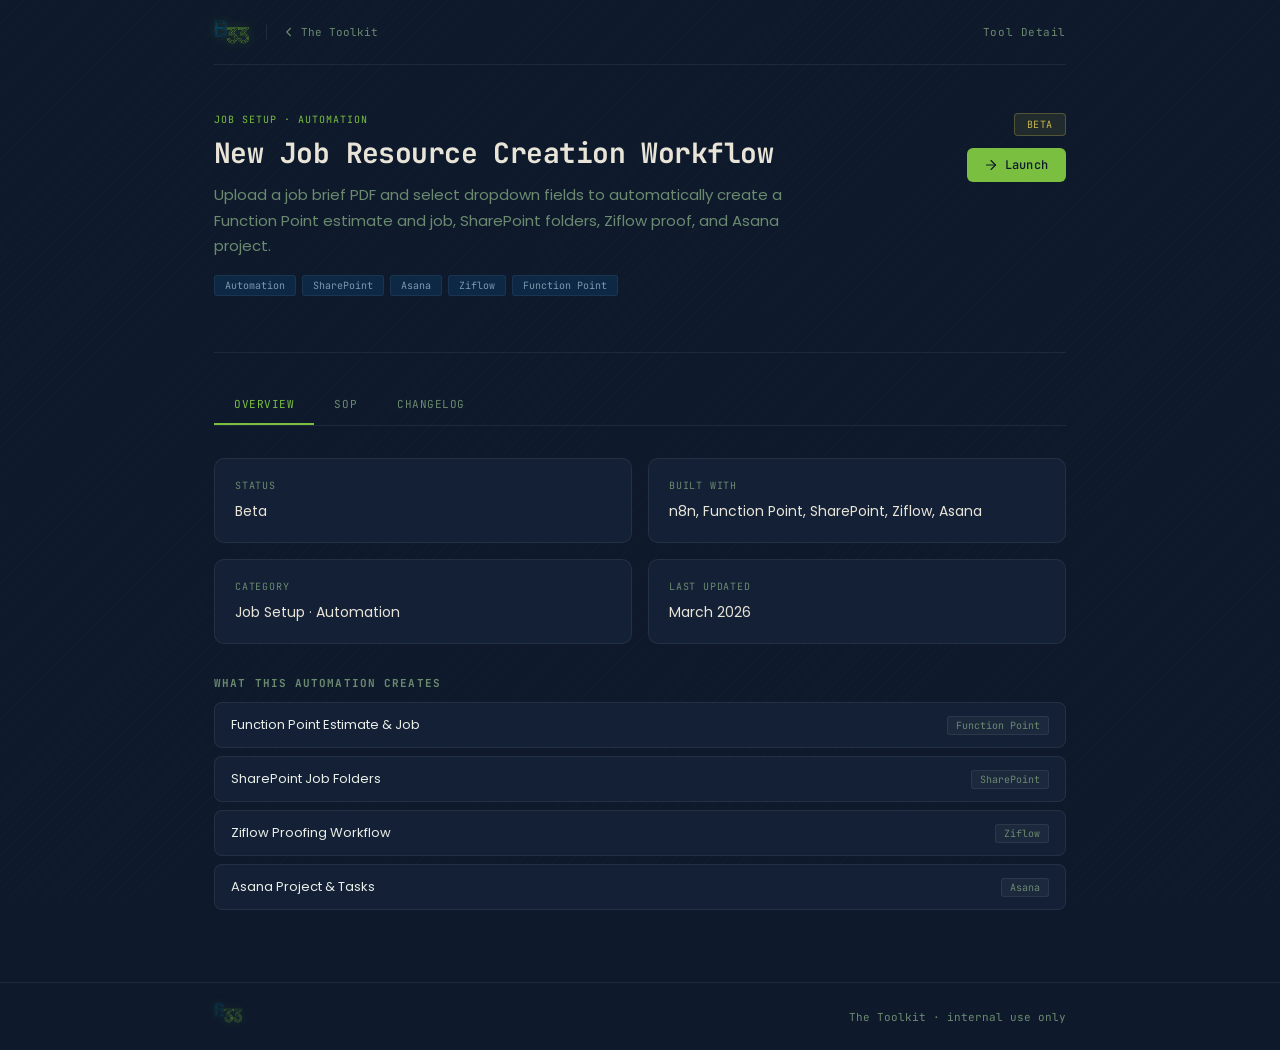
<file: job-workflow.html>
<!DOCTYPE html>
<html lang="en">
<head>
<meta charset="UTF-8">
<meta name="viewport" content="width=device-width, initial-scale=1.0">
<title>New Job Resource Creation Workflow — The Toolkit</title>
<link href="https://fonts.googleapis.com/css2?family=JetBrains+Mono:wght@400;500;700&family=Poppins:wght@300;400;500;600&display=swap" rel="stylesheet">
<style>
  :root {
    --bg:#0e1a2b;--bg2:#132035;--bg3:#1a2a42;
    --border:rgba(255,255,255,0.07);--border-hover:rgba(255,255,255,0.15);
    --text:#e8ede8;--muted:#6b8a70;--accent:#7abf3f;--cream:#e8e4d8;
    --mono:"JetBrains Mono",monospace;--sans:"Poppins",sans-serif;
  }
  *{box-sizing:border-box;margin:0;padding:0;}
  body{background:var(--bg);color:var(--text);font-family:var(--sans);min-height:100vh;overflow-x:hidden;}
  body::before{content:"";position:fixed;inset:0;background-image:repeating-linear-gradient(-45deg,rgba(122,191,63,0.018) 0px,rgba(122,191,63,0.018) 1px,transparent 1px,transparent 12px);pointer-events:none;z-index:0;}
  .container{max-width:900px;margin:0 auto;padding:0 24px;position:relative;z-index:1;}
  nav{padding:20px 0;border-bottom:1px solid var(--border);display:flex;align-items:center;justify-content:space-between;}
  .nav-left{display:flex;align-items:center;gap:16px;}
  .nav-logo img{width:36px;height:auto;display:block;filter:drop-shadow(0 0 5px rgba(122,191,63,0.4));}
  .nav-back{font-family:var(--mono);font-size:11px;color:var(--muted);text-decoration:none;display:flex;align-items:center;gap:6px;transition:color 0.15s;}
  .nav-back:hover{color:var(--accent);}
  .nav-divider{width:1px;height:16px;background:var(--border);}
  .nav-title{font-family:var(--mono);font-size:11px;color:var(--muted);letter-spacing:0.05em;}
  .hero{padding:48px 0 36px;border-bottom:1px solid var(--border);}
  .hero-top{display:flex;align-items:flex-start;justify-content:space-between;gap:20px;margin-bottom:20px;flex-wrap:wrap;}
  .hero-left{flex:1;}
  .tool-category{font-family:var(--mono);font-size:10px;color:var(--accent);letter-spacing:0.1em;text-transform:uppercase;margin-bottom:10px;}
  h1{font-family:var(--mono);font-size:28px;font-weight:700;color:var(--cream);letter-spacing:-0.02em;line-height:1.2;margin-bottom:12px;}
  .tool-desc{font-size:15px;color:var(--muted);line-height:1.7;max-width:580px;}
  .hero-right{display:flex;flex-direction:column;align-items:flex-end;gap:12px;flex-shrink:0;}
  .status-badge{font-family:var(--mono);font-size:10px;letter-spacing:0.06em;padding:4px 12px;border-radius:4px;text-transform:uppercase;}
  .status-live{background:rgba(122,191,63,0.1);color:#7abf3f;border:1px solid rgba(122,191,63,0.3);}
  .status-beta{background:rgba(200,184,74,0.1);color:#c8b84a;border:1px solid rgba(200,184,74,0.3);}
  .status-indev{background:rgba(74,159,212,0.1);color:#4a9fd4;border:1px solid rgba(74,159,212,0.3);}
  .btn-launch{display:inline-flex;align-items:center;gap:8px;font-family:var(--mono);font-size:12px;color:var(--bg);background:var(--accent);padding:9px 18px;border-radius:6px;text-decoration:none;font-weight:500;transition:opacity 0.15s;letter-spacing:0.02em;}
  .btn-launch:hover{opacity:0.85;}
  .hero-tags{display:flex;gap:6px;flex-wrap:wrap;margin-top:16px;}
  .tag{font-family:var(--mono);font-size:10px;padding:3px 10px;border-radius:3px;background:rgba(13,51,85,0.6);border:1px solid rgba(255,255,255,0.06);color:#7a9ab0;}
  .tabs{display:flex;gap:0;border-bottom:1px solid var(--border);margin-top:32px;}
  .tab{font-family:var(--mono);font-size:11px;letter-spacing:0.05em;color:var(--muted);padding:12px 20px;cursor:pointer;border-bottom:2px solid transparent;transition:all 0.15s;background:none;border-top:none;border-left:none;border-right:none;text-transform:uppercase;}
  .tab:hover{color:var(--text);}
  .tab.active{color:var(--accent);border-bottom-color:var(--accent);}
  .panel{display:none;padding:32px 0;}
  .panel.active{display:block;}
  .sop-frame{width:100%;height:800px;border:1px solid var(--border);border-radius:10px;overflow:hidden;}
  .sop-frame iframe{width:100%;height:100%;border:none;display:block;}
  .overview-grid{display:grid;grid-template-columns:1fr 1fr;gap:16px;margin-bottom:32px;}
  .info-card{background:var(--bg2);border:1px solid var(--border);border-radius:10px;padding:20px;}
  .info-card-label{font-family:var(--mono);font-size:10px;color:var(--muted);letter-spacing:0.08em;text-transform:uppercase;margin-bottom:8px;}
  .info-card-value{font-size:14px;color:var(--cream);line-height:1.6;}
  .resources-section h3{font-family:var(--mono);font-size:11px;color:var(--muted);letter-spacing:0.1em;text-transform:uppercase;margin-bottom:12px;}
  .resource-list{display:flex;flex-direction:column;gap:8px;}
  .resource-item{display:flex;align-items:center;justify-content:space-between;background:var(--bg2);border:1px solid var(--border);border-radius:8px;padding:12px 16px;}
  .resource-name{font-size:13px;color:var(--text);}
  .resource-tag{font-family:var(--mono);font-size:10px;color:var(--muted);background:rgba(255,255,255,0.04);border:1px solid var(--border);padding:2px 8px;border-radius:3px;}
  .changelog{display:flex;flex-direction:column;gap:0;}
  .changelog-entry{display:flex;gap:24px;padding:24px 0;border-bottom:1px solid var(--border);}
  .changelog-entry:last-child{border-bottom:none;}
  .changelog-date{font-family:var(--mono);font-size:11px;color:var(--muted);min-width:90px;padding-top:3px;flex-shrink:0;}
  .changelog-body{flex:1;}
  .changelog-version{display:inline-flex;align-items:center;gap:8px;margin-bottom:8px;}
  .version-tag{font-family:var(--mono);font-size:11px;background:rgba(122,191,63,0.1);color:var(--accent);border:1px solid rgba(122,191,63,0.25);padding:2px 8px;border-radius:4px;}
  .version-type{font-family:var(--mono);font-size:10px;color:var(--muted);text-transform:uppercase;letter-spacing:0.05em;}
  .changelog-title{font-size:14px;font-weight:600;color:var(--cream);margin-bottom:6px;}
  .changelog-notes{font-size:13px;color:var(--muted);line-height:1.7;}
  .changelog-notes li{margin-left:16px;margin-bottom:4px;}
  footer{border-top:1px solid var(--border);padding:20px 0;position:relative;z-index:1;margin-top:40px;}
  .footer-inner{display:flex;align-items:center;justify-content:space-between;}
  .footer-brand img{height:20px;width:auto;filter:drop-shadow(0 0 4px rgba(122,191,63,0.3));}
  .footer-note{font-family:var(--mono);font-size:11px;color:var(--muted);}
  @media(max-width:600px){h1{font-size:22px;}.overview-grid{grid-template-columns:1fr;}.hero-top{flex-direction:column;}.hero-right{align-items:flex-start;}}
</style>
</head>
<body>
<div class="container">
  <nav>
    <div class="nav-left">
      <a class="nav-logo" href="index.html"><img src="[data-uri]" alt="B33"></a>
      <div class="nav-divider"></div>
      <a class="nav-back" href="index.html">
        <svg width="12" height="12" viewBox="0 0 16 16" fill="none"><path d="M10 3L5 8l5 5" stroke="currentColor" stroke-width="1.5" stroke-linecap="round" stroke-linejoin="round"/></svg>
        The Toolkit
      </a>
    </div>
    <span class="nav-title">Tool Detail</span>
  </nav>

  <div class="hero">
    <div class="hero-top">
      <div class="hero-left">
        <div class="tool-category">Job Setup · Automation</div>
        <h1>New Job Resource Creation Workflow</h1>
        <p class="tool-desc">Upload a job brief PDF and select dropdown fields to automatically create a Function Point estimate and job, SharePoint folders, Ziflow proof, and Asana project.</p>
        <div class="hero-tags"><span class="tag">Automation</span><span class="tag">SharePoint</span><span class="tag">Asana</span><span class="tag">Ziflow</span><span class="tag">Function Point</span></div>
      </div>
      <div class="hero-right">
        <span class="status-badge status-beta">Beta</span>
        <a class="btn-launch" href="https://cd333.app.n8n.cloud/form/26f02a42-0b9b-437d-ba94-906bbc5adedc" target="_blank"><svg width="12" height="12" viewBox="0 0 16 16" fill="none"><path d="M8 2l6 6-6 6" stroke="currentColor" stroke-width="1.5" stroke-linecap="round" stroke-linejoin="round"/><path d="M2 8h12" stroke="currentColor" stroke-width="1.5" stroke-linecap="round"/></svg>Launch</a>
      </div>
    </div>
  </div>

  <div class="tabs">
    <button class="tab active" onclick="switchTab('overview', this)">Overview</button>
    <button class="tab" onclick="switchTab('sop', this)">SOP</button>
    <button class="tab" onclick="switchTab('changelog', this)">Changelog</button>
  </div>

  <div class="panel active" id="panel-overview">
    <div class="overview-grid">
      <div class="info-card">
        <div class="info-card-label">Status</div>
        <div class="info-card-value">Beta</div>
      </div>
      <div class="info-card">
        <div class="info-card-label">Built With</div>
        <div class="info-card-value">n8n, Function Point, SharePoint, Ziflow, Asana</div>
      </div>
      <div class="info-card">
        <div class="info-card-label">Category</div>
        <div class="info-card-value">Job Setup · Automation</div>
      </div>
      <div class="info-card">
        <div class="info-card-label">Last Updated</div>
        <div class="info-card-value">March 2026</div>
      </div>
    </div>
    <div class="resources-section">
      <h3>What this automation creates</h3>
      <div class="resource-list"><div class="resource-item"><span class="resource-name">Function Point Estimate & Job</span><span class="resource-tag">Function Point</span></div><div class="resource-item"><span class="resource-name">SharePoint Job Folders</span><span class="resource-tag">SharePoint</span></div><div class="resource-item"><span class="resource-name">Ziflow Proofing Workflow</span><span class="resource-tag">Ziflow</span></div><div class="resource-item"><span class="resource-name">Asana Project & Tasks</span><span class="resource-tag">Asana</span></div></div>
    </div>
  </div>

  <div class="panel" id="panel-sop">
    <div class="sop-frame"><iframe src="https://scribehow.com/page-embed/New_Job_Resource_Creation_Workflow__ccn_DR5oRvy5ynn7u_gwuA" allow="fullscreen"></iframe></div>
  </div>

  <div class="panel" id="panel-changelog">
    <div class="changelog">
      <div class="changelog-entry">
        <div class="changelog-date">Mar 2026</div>
        <div class="changelog-body">
          <div class="changelog-version">
            <span class="version-tag">v1.0</span>
            <span class="version-type">Initial Release</span>
          </div>
          <div class="changelog-title">Added to The Toolkit</div>
          <ul class="changelog-notes">
            <li>Tool added to The Toolkit directory</li>
            <li>Detail page created with Overview, SOP, and Changelog tabs</li>
          </ul>
        </div>
      </div>
      <div class="changelog-entry">
  <div class="changelog-date">Mar 2026</div>
  <div class="changelog-body">
    <div class="changelog-version">
      <span class="version-tag">v1.5</span>
      <span class="version-type">Major Update</span>
    </div>
    <div class="changelog-title">Dynamic Routing, Teams Notification & Folder Improvements</div>
    <ul class="changelog-notes">
      <li>Job brief PDF is automatically uploaded to the Realize subfolder on submission</li>
      <li>SharePoint folder structure now includes three subfolders — Realize, Shape, and Express</li>
      <li>Teams notification card is dynamically routed to the correct project channel based on the FP project selected in the form</li>
      <li>Notification card includes direct links to the FP job, SharePoint folder, Asana project, and Ziflow proof</li>
      <li>Card displays job number, project name, AE, delivery date, and an AI-generated job summary with key round due dates</li>
      <li>Ziflow proof button only appears on the card when a proof was requested</li>
      <li>Asana project now includes four sections — Realize, Shape: Strategy, Shape: Creative, and Express — populated automatically from the job brief timing table</li>
      <li>Tasks are sorted by due date within each section and linked sequentially as dependencies</li>
      <li>Fallback channel routing added for projects without a dedicated Teams channel</li>
    </ul>
  </div>
</div>
    </div>
  </div>
</div>

<footer>
  <div class="container">
    <div class="footer-inner">
      <div class="footer-brand"><img src="[data-uri]" alt="B33"></div>
      <div class="footer-note">The Toolkit · internal use only</div>
    </div>
  </div>
</footer>

<script>
  function switchTab(name, el) {
    document.querySelectorAll(".tab").forEach(t => t.classList.remove("active"));
    document.querySelectorAll(".panel").forEach(p => p.classList.remove("active"));
    el.classList.add("active");
    document.getElementById("panel-" + name).classList.add("active");
  }
</script>
</body>
</html>
</file>
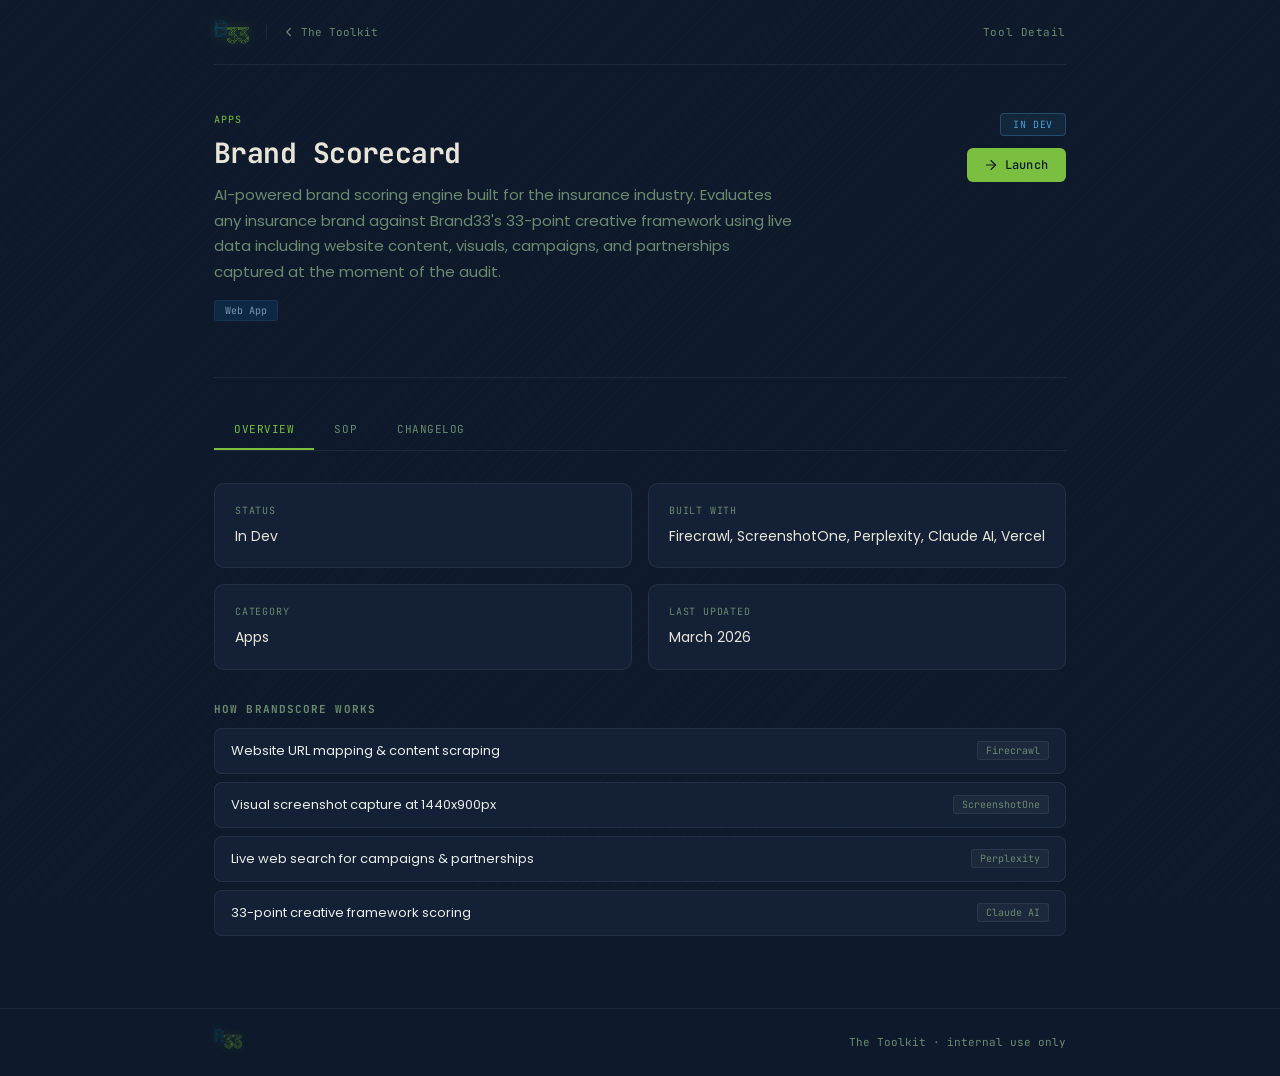
<file: scorecard.html>
<!DOCTYPE html>
<html lang="en">
<head>
<meta charset="UTF-8">
<meta name="viewport" content="width=device-width, initial-scale=1.0">
<title>Brand Scorecard — The Toolkit</title>
<link href="https://fonts.googleapis.com/css2?family=JetBrains+Mono:wght@400;500;700&family=Poppins:wght@300;400;500;600&display=swap" rel="stylesheet">
<style>
  :root {
    --bg:#0e1a2b;--bg2:#132035;--bg3:#1a2a42;
    --border:rgba(255,255,255,0.07);--border-hover:rgba(255,255,255,0.15);
    --text:#e8ede8;--muted:#6b8a70;--accent:#7abf3f;--cream:#e8e4d8;
    --mono:"JetBrains Mono",monospace;--sans:"Poppins",sans-serif;
  }
  *{box-sizing:border-box;margin:0;padding:0;}
  body{background:var(--bg);color:var(--text);font-family:var(--sans);min-height:100vh;overflow-x:hidden;}
  body::before{content:"";position:fixed;inset:0;background-image:repeating-linear-gradient(-45deg,rgba(122,191,63,0.018) 0px,rgba(122,191,63,0.018) 1px,transparent 1px,transparent 12px);pointer-events:none;z-index:0;}
  .container{max-width:900px;margin:0 auto;padding:0 24px;position:relative;z-index:1;}
  nav{padding:20px 0;border-bottom:1px solid var(--border);display:flex;align-items:center;justify-content:space-between;}
  .nav-left{display:flex;align-items:center;gap:16px;}
  .nav-logo img{width:36px;height:auto;display:block;filter:drop-shadow(0 0 5px rgba(122,191,63,0.4));}
  .nav-back{font-family:var(--mono);font-size:11px;color:var(--muted);text-decoration:none;display:flex;align-items:center;gap:6px;transition:color 0.15s;}
  .nav-back:hover{color:var(--accent);}
  .nav-divider{width:1px;height:16px;background:var(--border);}
  .nav-title{font-family:var(--mono);font-size:11px;color:var(--muted);letter-spacing:0.05em;}
  .hero{padding:48px 0 36px;border-bottom:1px solid var(--border);}
  .hero-top{display:flex;align-items:flex-start;justify-content:space-between;gap:20px;margin-bottom:20px;flex-wrap:wrap;}
  .hero-left{flex:1;}
  .tool-category{font-family:var(--mono);font-size:10px;color:var(--accent);letter-spacing:0.1em;text-transform:uppercase;margin-bottom:10px;}
  h1{font-family:var(--mono);font-size:28px;font-weight:700;color:var(--cream);letter-spacing:-0.02em;line-height:1.2;margin-bottom:12px;}
  .tool-desc{font-size:15px;color:var(--muted);line-height:1.7;max-width:580px;}
  .hero-right{display:flex;flex-direction:column;align-items:flex-end;gap:12px;flex-shrink:0;}
  .status-badge{font-family:var(--mono);font-size:10px;letter-spacing:0.06em;padding:4px 12px;border-radius:4px;text-transform:uppercase;}
  .status-live{background:rgba(122,191,63,0.1);color:#7abf3f;border:1px solid rgba(122,191,63,0.3);}
  .status-beta{background:rgba(200,184,74,0.1);color:#c8b84a;border:1px solid rgba(200,184,74,0.3);}
  .status-indev{background:rgba(74,159,212,0.1);color:#4a9fd4;border:1px solid rgba(74,159,212,0.3);}
  .btn-launch{display:inline-flex;align-items:center;gap:8px;font-family:var(--mono);font-size:12px;color:var(--bg);background:var(--accent);padding:9px 18px;border-radius:6px;text-decoration:none;font-weight:500;transition:opacity 0.15s;letter-spacing:0.02em;}
  .btn-launch:hover{opacity:0.85;}
  .hero-tags{display:flex;gap:6px;flex-wrap:wrap;margin-top:16px;}
  .tag{font-family:var(--mono);font-size:10px;padding:3px 10px;border-radius:3px;background:rgba(13,51,85,0.6);border:1px solid rgba(255,255,255,0.06);color:#7a9ab0;}
  .tabs{display:flex;gap:0;border-bottom:1px solid var(--border);margin-top:32px;}
  .tab{font-family:var(--mono);font-size:11px;letter-spacing:0.05em;color:var(--muted);padding:12px 20px;cursor:pointer;border-bottom:2px solid transparent;transition:all 0.15s;background:none;border-top:none;border-left:none;border-right:none;text-transform:uppercase;}
  .tab:hover{color:var(--text);}
  .tab.active{color:var(--accent);border-bottom-color:var(--accent);}
  .panel{display:none;padding:32px 0;}
  .panel.active{display:block;}
  .sop-frame{width:100%;height:800px;border:1px solid var(--border);border-radius:10px;overflow:hidden;}
  .sop-frame iframe{width:100%;height:100%;border:none;display:block;}
  .overview-grid{display:grid;grid-template-columns:1fr 1fr;gap:16px;margin-bottom:32px;}
  .info-card{background:var(--bg2);border:1px solid var(--border);border-radius:10px;padding:20px;}
  .info-card-label{font-family:var(--mono);font-size:10px;color:var(--muted);letter-spacing:0.08em;text-transform:uppercase;margin-bottom:8px;}
  .info-card-value{font-size:14px;color:var(--cream);line-height:1.6;}
  .resources-section h3{font-family:var(--mono);font-size:11px;color:var(--muted);letter-spacing:0.1em;text-transform:uppercase;margin-bottom:12px;}
  .resource-list{display:flex;flex-direction:column;gap:8px;}
  .resource-item{display:flex;align-items:center;justify-content:space-between;background:var(--bg2);border:1px solid var(--border);border-radius:8px;padding:12px 16px;}
  .resource-name{font-size:13px;color:var(--text);}
  .resource-tag{font-family:var(--mono);font-size:10px;color:var(--muted);background:rgba(255,255,255,0.04);border:1px solid var(--border);padding:2px 8px;border-radius:3px;}
  .changelog{display:flex;flex-direction:column;gap:0;}
  .changelog-entry{display:flex;gap:24px;padding:24px 0;border-bottom:1px solid var(--border);}
  .changelog-entry:last-child{border-bottom:none;}
  .changelog-date{font-family:var(--mono);font-size:11px;color:var(--muted);min-width:90px;padding-top:3px;flex-shrink:0;}
  .changelog-body{flex:1;}
  .changelog-version{display:inline-flex;align-items:center;gap:8px;margin-bottom:8px;}
  .version-tag{font-family:var(--mono);font-size:11px;background:rgba(122,191,63,0.1);color:var(--accent);border:1px solid rgba(122,191,63,0.25);padding:2px 8px;border-radius:4px;}
  .version-type{font-family:var(--mono);font-size:10px;color:var(--muted);text-transform:uppercase;letter-spacing:0.05em;}
  .changelog-title{font-size:14px;font-weight:600;color:var(--cream);margin-bottom:6px;}
  .changelog-notes{font-size:13px;color:var(--muted);line-height:1.7;}
  .changelog-notes li{margin-left:16px;margin-bottom:4px;}
  footer{border-top:1px solid var(--border);padding:20px 0;position:relative;z-index:1;margin-top:40px;}
  .footer-inner{display:flex;align-items:center;justify-content:space-between;}
  .footer-brand img{height:20px;width:auto;filter:drop-shadow(0 0 4px rgba(122,191,63,0.3));}
  .footer-note{font-family:var(--mono);font-size:11px;color:var(--muted);}
  @media(max-width:600px){h1{font-size:22px;}.overview-grid{grid-template-columns:1fr;}.hero-top{flex-direction:column;}.hero-right{align-items:flex-start;}}
</style>
</head>
<body>
<div class="container">
  <nav>
    <div class="nav-left">
      <a class="nav-logo" href="index.html"><img src="[data-uri]" alt="B33"></a>
      <div class="nav-divider"></div>
      <a class="nav-back" href="index.html">
        <svg width="12" height="12" viewBox="0 0 16 16" fill="none"><path d="M10 3L5 8l5 5" stroke="currentColor" stroke-width="1.5" stroke-linecap="round" stroke-linejoin="round"/></svg>
        The Toolkit
      </a>
    </div>
    <span class="nav-title">Tool Detail</span>
  </nav>

  <div class="hero">
    <div class="hero-top">
      <div class="hero-left">
        <div class="tool-category">Apps</div>
        <h1>Brand Scorecard</h1>
        <p class="tool-desc">AI-powered brand scoring engine built for the insurance industry. Evaluates any insurance brand against Brand33's 33-point creative framework using live data including website content, visuals, campaigns, and partnerships captured at the moment of the audit.</p>
        <div class="hero-tags"><span class="tag">Web App</span></div>
      </div>
      <div class="hero-right">
        <span class="status-badge status-indev">In Dev</span>
        <a class="btn-launch" href="https://brandscore-ebon.vercel.app" target="_blank"><svg width="12" height="12" viewBox="0 0 16 16" fill="none"><path d="M8 2l6 6-6 6" stroke="currentColor" stroke-width="1.5" stroke-linecap="round" stroke-linejoin="round"/><path d="M2 8h12" stroke="currentColor" stroke-width="1.5" stroke-linecap="round"/></svg>Launch</a>
      </div>
    </div>
  </div>

  <div class="tabs">
    <button class="tab active" onclick="switchTab('overview', this)">Overview</button>
    <button class="tab" onclick="switchTab('sop', this)">SOP</button>
    <button class="tab" onclick="switchTab('changelog', this)">Changelog</button>
  </div>

  <div class="panel active" id="panel-overview">
    <div class="overview-grid">
      <div class="info-card">
        <div class="info-card-label">Status</div>
        <div class="info-card-value">In Dev</div>
      </div>
      <div class="info-card">
        <div class="info-card-label">Built With</div>
        <div class="info-card-value">Firecrawl, ScreenshotOne, Perplexity, Claude AI, Vercel</div>
      </div>
      <div class="info-card">
        <div class="info-card-label">Category</div>
        <div class="info-card-value">Apps</div>
      </div>
      <div class="info-card">
        <div class="info-card-label">Last Updated</div>
        <div class="info-card-value">March 2026</div>
      </div>
    </div>
    <div class="resources-section">
      <h3>How BrandScore works</h3>
      <div class="resource-list"><div class="resource-item"><span class="resource-name">Website URL mapping & content scraping</span><span class="resource-tag">Firecrawl</span></div><div class="resource-item"><span class="resource-name">Visual screenshot capture at 1440x900px</span><span class="resource-tag">ScreenshotOne</span></div><div class="resource-item"><span class="resource-name">Live web search for campaigns & partnerships</span><span class="resource-tag">Perplexity</span></div><div class="resource-item"><span class="resource-name">33-point creative framework scoring</span><span class="resource-tag">Claude AI</span></div></div>
    </div>
  </div>

  <div class="panel" id="panel-sop">
    <div style="padding:40px;text-align:center;color:#6b8a70;font-family:monospace;font-size:13px;border:1px solid rgba(255,255,255,0.07);border-radius:10px;">SOP coming soon</div>
  </div>

  <div class="panel" id="panel-changelog">
    <div class="changelog">
      <div class="changelog-entry">
        <div class="changelog-date">Mar 2026</div>
        <div class="changelog-body">
          <div class="changelog-version">
            <span class="version-tag">v1.0</span>
            <span class="version-type">Initial Release</span>
          </div>
          <div class="changelog-title">Added to The Toolkit</div>
          <ul class="changelog-notes">
            <li>Tool added to The Toolkit directory</li>
            <li>Detail page created with Overview, SOP, and Changelog tabs</li>
          </ul>
        </div>
      </div>
    </div>
  </div>
</div>

<footer>
  <div class="container">
    <div class="footer-inner">
      <div class="footer-brand"><img src="[data-uri]" alt="B33"></div>
      <div class="footer-note">The Toolkit · internal use only</div>
    </div>
  </div>
</footer>

<script>
  function switchTab(name, el) {
    document.querySelectorAll(".tab").forEach(t => t.classList.remove("active"));
    document.querySelectorAll(".panel").forEach(p => p.classList.remove("active"));
    el.classList.add("active");
    document.getElementById("panel-" + name).classList.add("active");
  }
</script>
</body>
</html>
</file>
